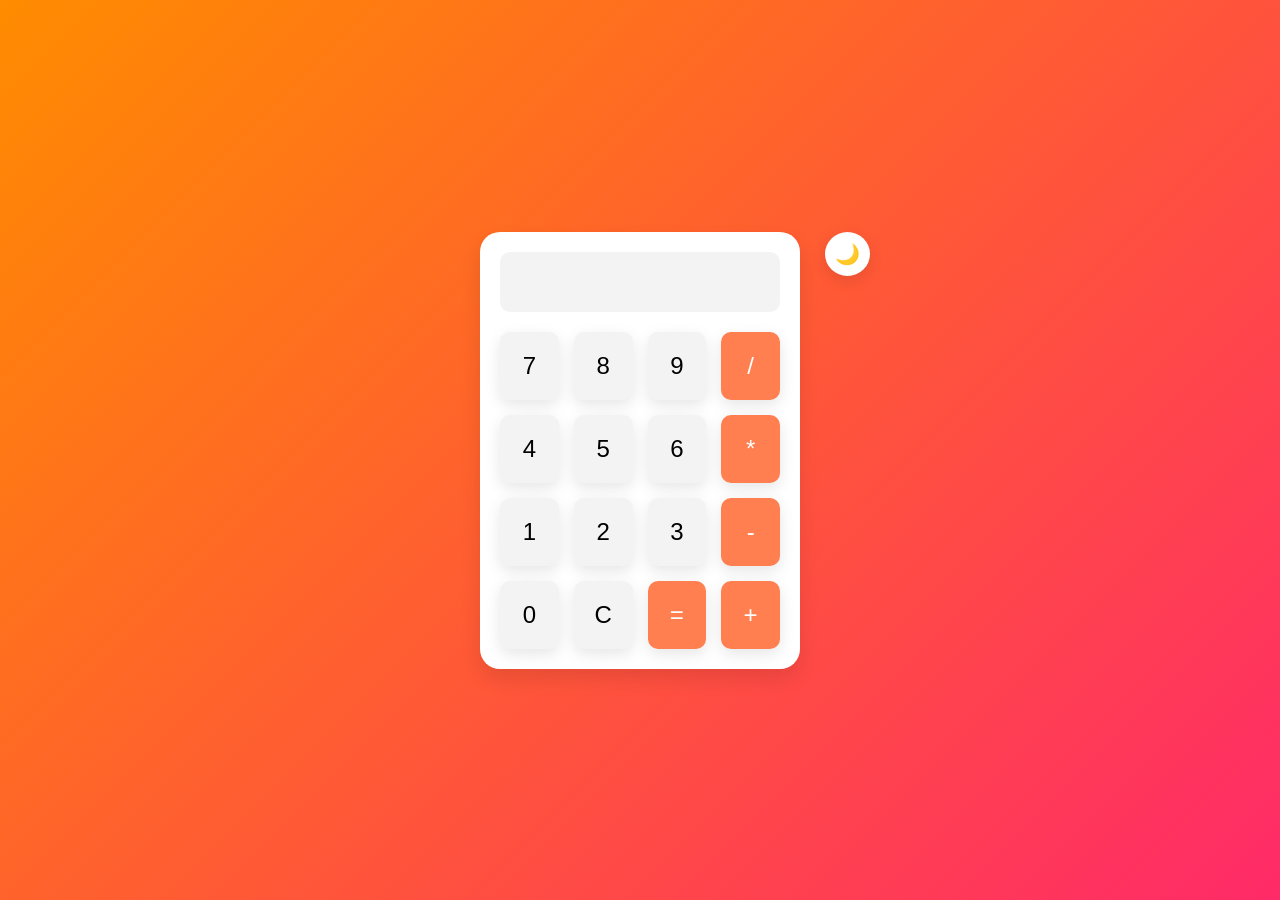
<file: Calculator/index.html>
<!DOCTYPE html>
<html lang="en">
<head>
    <meta charset="UTF-8">
    <meta name="viewport" content="width=device-width, initial-scale=1.0">
    <title>Creative Calculator</title>
    <link rel="stylesheet" href="styles.css">
</head>
<body>
    <div class="calculator-container">
        <div class="calculator">
            <input type="text" id="display" disabled>
            <div class="buttons">
                <button class="btn" id="btn-7">7</button>
                <button class="btn" id="btn-8">8</button>
                <button class="btn" id="btn-9">9</button>
                <button class="btn operator" id="btn-divide">/</button>
                <button class="btn" id="btn-4">4</button>
                <button class="btn" id="btn-5">5</button>
                <button class="btn" id="btn-6">6</button>
                <button class="btn operator" id="btn-multiply">*</button>
                <button class="btn" id="btn-1">1</button>
                <button class="btn" id="btn-2">2</button>
                <button class="btn" id="btn-3">3</button>
                <button class="btn operator" id="btn-subtract">-</button>
                <button class="btn" id="btn-0">0</button>
                <button class="btn" id="btn-clear">C</button>
                <button class="btn operator" id="btn-equals">=</button>
                <button class="btn operator" id="btn-add">+</button>
            </div>
        </div>
        <button class="theme-toggle" id="theme-toggle">🌙</button>
    </div>
    <script src="script.js"></script>
</body>
</html>
</file>
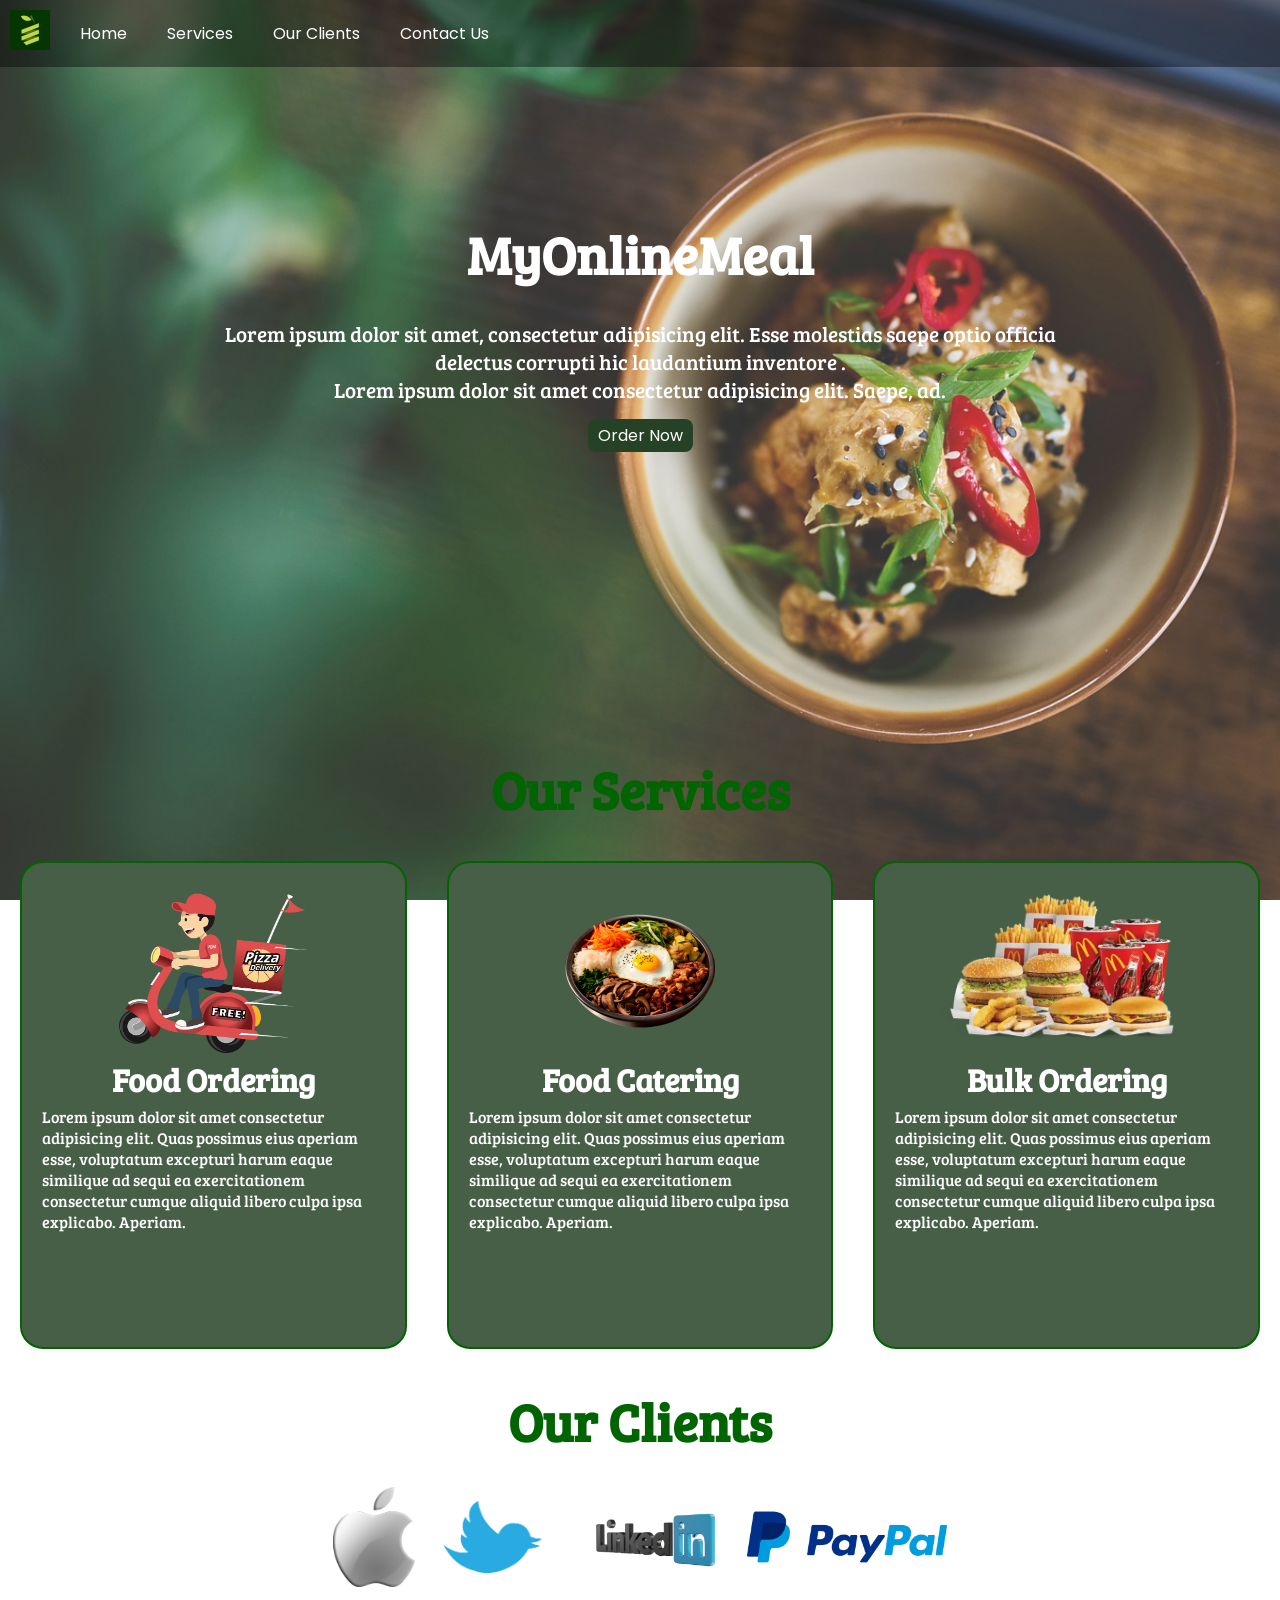
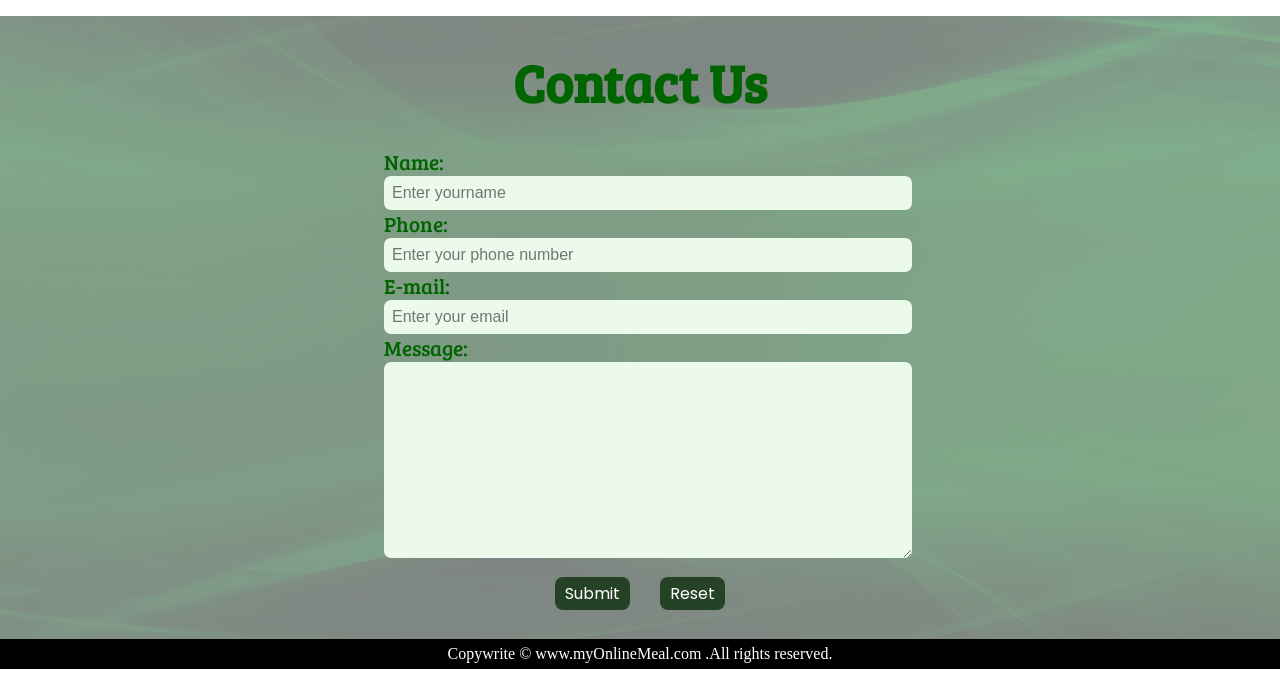
<file: Landing Page/online-meal-main/index.html>
<!DOCTYPE html>
<html lang="en">
<head>
    <meta charset="UTF-8">
    <meta name="viewport" content="width=device-width, initial-scale=1.0">
    <title> Best food delivery services | MyOnlineMeal.com</title>
    <link rel="stylesheet" href="style.css">
    <link rel="preconnect" href="https://fonts.googleapis.com">
<link rel="preconnect" href="https://fonts.gstatic.com" crossorigin>
<link href="https://fonts.googleapis.com/css2?family=Abril+Fatface&family=Agbalumo&family=Bree+Serif&family=Dancing+Script:wght@400;600&family=Hedvig+Letters+Serif:opsz@12..24&family=Nova+Square&family=Playpen+Sans:wght@100;400;700&family=Roboto:ital,wght@1,100&family=Satisfy&family=Vina+Sans&display=swap" rel="stylesheet">
<link rel="preconnect" href="https://fonts.googleapis.com">
<link rel="preconnect" href="https://fonts.gstatic.com" crossorigin>
<link href="https://fonts.googleapis.com/css2?family=Abril+Fatface&family=Agbalumo&family=Bree+Serif&family=Dancing+Script:wght@400;600&family=Hedvig+Letters+Serif:opsz@12..24&family=Nova+Square&family=Playpen+Sans:wght@100;400;700&family=Roboto+Condensed:wght@100;400&family=Roboto:ital,wght@1,100&family=Satisfy&family=Vina+Sans&display=swap" rel="stylesheet">
</head>
<link rel="preconnect" href="https://fonts.googleapis.com">
<link rel="preconnect" href="https://fonts.gstatic.com" crossorigin>
<link href="https://fonts.googleapis.com/css2?family=Abril+Fatface&family=Agbalumo&family=Bree+Serif&family=Dancing+Script:wght@400;600&family=Hedvig+Letters+Serif:opsz@12..24&family=Nova+Square&family=Playpen+Sans:wght@100;400;700&family=Poppins:wght@300&family=Roboto+Condensed:wght@100;400&family=Roboto:ital,wght@1,100&family=Satisfy&family=Vina+Sans&display=swap" rel="stylesheet">
<link rel="preconnect" href="https://fonts.googleapis.com">
<link rel="preconnect" href="https://fonts.gstatic.com" crossorigin>
<link href="https://fonts.googleapis.com/css2?family=Abril+Fatface&family=Agbalumo&family=Bree+Serif&family=Dancing+Script:wght@400;600&family=Hedvig+Letters+Serif:opsz@12..24&family=Nova+Square&family=Playpen+Sans:wght@100;400;700&family=Poppins&family=Roboto+Condensed:wght@100;400&family=Roboto:ital,wght@1,100&family=Satisfy&family=Vina+Sans&display=swap" rel="stylesheet">
<link rel="stylesheet" media="screen and (max-width:1170px)" href="phone.css">
<body>
    <nav id="navbar">
        <div id="logo">
            <img src="cook logo2.webp" alt="MyOnlineMeal.com">
        </div>
        <ul>
           <li class="item"><a href="#Home">Home</a></li>
           <li class="item"><a href="#services-container">Services</a></li>
           <li class="item"><a href="#client-section">Our Clients</a></li>
           <li class="item"><a href="#contact">Contact Us</a></li>
        </ul>
    </nav>
    <section id="Home">
        <h1 class="h-primary">MyOnlineMeal</h1>
        <p>Lorem ipsum dolor sit amet, consectetur adipisicing elit. Esse molestias saepe optio officia delectus corrupti hic laudantium inventore .</p>
        <p>Lorem ipsum dolor sit amet consectetur adipisicing elit. Saepe, ad.</p>
        <button class="btn">Order Now</button>
    </section>
    <section id="services-container">
        <h1 class="h-primary center">Our Services</h1>
        <div id="services">
            <div class="box">
                <img src="delivery2.png" alt="" id="img1">
                <h2 class="h-secondary center">Food Ordering</h2>
                <p>Lorem ipsum dolor sit amet consectetur adipisicing elit. Quas possimus eius aperiam esse, voluptatum excepturi harum eaque similique ad sequi ea exercitationem consectetur cumque aliquid libero culpa ipsa explicabo. Aperiam.</p>
            </div>
            <div class="box">
                <img src="catering2.png" alt="" id="img2">
                <h2 class="h-secondary center">Food Catering</h2>
                <p>Lorem ipsum dolor sit amet consectetur adipisicing elit. Quas possimus eius aperiam esse, voluptatum excepturi harum eaque similique ad sequi ea exercitationem consectetur cumque aliquid libero culpa ipsa explicabo. Aperiam.</p>
            </div>
            <div class="box">
                <img src="bulk3.png" alt=""  id="img3">
                <h2 class="h-secondary center">Bulk Ordering</h2>
                <p>Lorem ipsum dolor sit amet consectetur adipisicing elit. Quas possimus eius aperiam esse, voluptatum excepturi harum eaque similique ad sequi ea exercitationem consectetur cumque aliquid libero culpa ipsa explicabo. Aperiam.</p>
            </div>
        </div>
    </section>
    <section id="client-section">
        <h1 class="h-primary center"> Our Clients</h1>
        <div id="clients">
            <div class="client-item">
               <a href="https://www.apple.com/" target="_blank"> <img src="apple-logo2.png" alt="Our client"></a>
            </div>
            <div class="client-item">
                <a href="https://www.twitter.com/" target="_blank"><img src="twiiter.webp" alt="Our client"></a>
            </div>
            <div class="client-item">
               <a href="https://www.linkedin.com/" target="_blank"> <img src="linkedin.png" alt="Our client"></a>
            </div>
            <div class="client-item">
               <a href="https://www.paypal.com/" target="_blank"><img src="paypal.webp" alt="Our client"></a>
            </div>
        </div>
    </section>
    <section id="contact">
        <h1 class="h-primary center">Contact Us</h1>
        <div id="contact-box">
            <form action="">
                <div class="form-group"></div>
                <label for="name">Name: </label>
                <input type="text" name="name" id="name" placeholder="Enter yourname">
                <div class="form-group">
                <label for="phone">Phone: </label>
                <input type="phone" name="phone" id="phone" placeholder="Enter your phone number">
                <div class="form-group">
                <label for="email">E-mail: </label>
                <input type="email" name="email" id="email" placeholder="Enter your email">
                <div class="form-group">
                <label for="message">Message: </label>
               <textarea name="message" id="message" cols="30" rows="10"></textarea>
            <div class="submitbtn"> <button type="submit"id="submit-button" >Submit</button>
            <button type="reset" id="submit-button">Reset</div>
            </form>
        </div>
    
    </section>
    <footer>
        <div class="center">
            Copywrite &copy; www.myOnlineMeal.com .All rights reserved.
        </div>
    </footer>
</body>
</html>
</file>
<file: Calculator/styles.css>
/* styles.css */
* {
    box-sizing: border-box;
    margin: 0;
    padding: 0;
}

body {
    font-family: 'Arial', sans-serif;
    display: flex;
    justify-content: center;
    align-items: center;
    height: 100vh;
    background: linear-gradient(135deg, #ff8c00, #ff2a68);
    transition: background-color 0.5s ease;
}

.calculator-container {
    position: relative;
    width: 100%;
    max-width: 360px; /* Limiting max width for larger screens */
    padding: 20px;
}

.calculator {
    background-color: #fff;
    border-radius: 20px;
    box-shadow: 0 10px 20px rgba(0, 0, 0, 0.1);
    padding: 20px;
    width: 100%;
    transition: background-color 0.5s ease, box-shadow 0.5s ease;
}

#display {
    width: 100%;
    height: 60px;
    font-size: 32px;
    text-align: right;
    margin-bottom: 20px;
    padding: 10px;
    border: none;
    border-radius: 10px;
    background-color: #f3f3f3;
    color: #333;
}

.buttons {
    display: grid;
    grid-template-columns: repeat(4, 1fr);
    gap: 15px;
}

button {
    font-size: 24px;
    padding: 20px;
    background-color: #f3f3f3;
    border: none;
    border-radius: 10px;
    cursor: pointer;
    transition: transform 0.2s ease, background-color 0.3s ease, box-shadow 0.2s ease;
    box-shadow: 0 5px 15px rgba(0, 0, 0, 0.1);
}

button:hover {
    background-color: #ff8c00;
    transform: scale(1.1);
    box-shadow: 0 5px 25px rgba(0, 0, 0, 0.15);
}

button:active {
    transform: scale(0.95);
}

button.operator {
    background-color: #ff7f50;
    color: white;
}

button.operator:hover {
    background-color: #ff4500;
}

button:focus {
    outline: none;
}

.theme-toggle {
    position: absolute;
    top: 20px;
    right: -50px;
    padding: 10px;
    background-color: #fff;
    border: none;
    border-radius: 50%;
    font-size: 20px;
    cursor: pointer;
    transition: transform 0.3s ease;
}

.theme-toggle:hover {
    transform: scale(1.2);
}

/* Dark mode styles */
body.dark-mode {
    background: #333;
}

body.dark-mode .calculator {
    background-color: #444;
}

body.dark-mode #display {
    background-color: #555;
    color: #fff;
}

body.dark-mode button {
    background-color: #666;
    color: white;
}

body.dark-mode button.operator {
    background-color: #ff8c00;
}

body.dark-mode button.operator:hover {
    background-color: #ff7f00;
}

body.dark-mode button:hover {
    background-color: #ff7f50;
}

/* Media Queries for Responsiveness */
@media (max-width: 768px) {
    body {
        background: linear-gradient(135deg, #ff2a68, #ff8c00); /* Slight change for mobile */
    }
    
    .calculator-container {
        padding: 15px;
        max-width: 280px; /* Slightly smaller max-width on tablets */
    }

    .buttons {
        grid-template-columns: repeat(4, 1fr);
        gap: 10px;
    }

    button {
        font-size: 20px; /* Slightly smaller buttons on tablets */
        padding: 18px;
    }
}

@media (max-width: 480px) {
    body {
        background: linear-gradient(135deg, #ff8c00, #ff2a68);
    }

    .calculator-container {
        padding: 10px;
        max-width: 260px; /* Even smaller width on phones */
    }

    .calculator {
        padding: 15px;
    }

    #display {
        font-size: 28px; /* Smaller display text on mobile */
    }

    .buttons {
        grid-template-columns: repeat(4, 1fr);
        gap: 8px;
    }

    button {
        font-size: 18px; /* Smaller font size for mobile */
        padding: 15px; /* Adjusting padding to fit buttons */
    }

    .theme-toggle {
        font-size: 18px;
        top: 10px;
        right: -40px;
    }
}
</file>
<file: Landing Page/online-meal-main/style.css>
html{
    scroll-behavior: smooth;
}
body{
    color: white;
}

.btn:hover{
    background-color:darkgreen ;
}
#logo img{
    height: 40px;
    width: 40px;
}
#logo{
    /* border: 3px solid black; */
    margin:10px;
}
*{
    margin: 0px;
    padding: 0px;
}
#navbar::before{
    content: "";
    position: absolute;
    background-color: black;
    height: 100%;
    width: 100%;
    z-index: -1;
    opacity: 0.4;
}
#navbar{
    display: flex;
    /* background-color: bisque; */
    /* border: 3px solid black; */
    align-items: center;
    position: sticky;
    font-family: Poppins;
    /* position: fixed; */
    top: 0px;
    left: 0px;

}
#navbar ul{
    display: flex;
}
#navbar ul li {
    list-style: none;
    display: flex;
}
#navbar ul li a{
    display: block;
    text-decoration: none;
    padding: 3px 20px;
    color: white;
    border-radius: 7px;
}
#navbar ul li a:hover{
    background-color:rgb(66, 116, 66) ;
}
#Home{
    /* justify-content: center; */
    /* align-items: center; */
    /* text-align: center; */
    color: white;
    display: flex;
    height: 515px;
    flex-direction: column;
    padding: 3px 200px;
    justify-content: center;
    align-items: center;
    top: 0px;
}
#Home::before{
    content: "";
    position: absolute;
    background: url("green2bg.jpg") no-repeat center center/cover;
    height: 100%;
    width: 100%;
    z-index: -1;
    opacity: 0.80;
    top: 0px;
    left: 0px;
}

#Home h1{
    text-align: center;
    color: white;
    font-family: Bree Serif;
}
#Home p{
    text-align: center;
    color: white;
    font-size: 1.3rem;
    /* font-family: Roboto Condensed ; */
    font-family: Bree Serif;
    
}
/* services */
#services-container h1{
    margin-top: 15vh;
    color: darkgreen;

}
#services{
    /* border: 2px solid red; */
    display: flex;
    height: 500px;
}
#services .box{
    border: 2px solid darkgreen;
    /* color: darkgreen; */
    padding: 20px;
    margin: 6px 20px;
    border-radius: 23px;
    /* background-color:rgb(38, 66, 38) ; */
    background-color: rgb(71, 95, 71);
}
#services .box:hover{
    background-color: rgb(54 78 54);
}
#services .box img{
    height: 160px;
    display: block;
    margin: auto;
    border-radius: 28px;
    margin-top: 10px;
    

}
#services .box p{
    font-family: Bree Serif;
}
#services-container::before{
    content: "";
    position: absolute;
    /* background: url("greenbg3.webp") no-repeat center center/cover; */
    height: 100%;
    width: 100%;
    opacity: 0.8;
    z-index: -1;
}
/* clients section */
#client-section{
    position: relative;
    color: darkgreen;
}
#client-section::before{
    content:"" ;
    position: absolute;
    /* background: url("greenbg3.webp") no-repeat center center/cover; */
    height: 45%;
    width: 100%;
    opacity: 0.8;
    z-index: -1;
}
#clients{
    display: flex;
    justify-content: center;
    align-items: center;
}
#clients img{
    height: 100px;
    padding-bottom: 25px;
}

/* contact section */
#contact{
    position: relative;
    color: darkgreen;
    
}
#contact::before{
    content: "";
    position: absolute;
    height: 100%;
    width: 100%;
    opacity: 0.5;
    z-index: -1;
    background: url('greenbg3.webp') no-repeat center center/cover;
}
#contact-box{
    display: flex;
    justify-content: center;
    align-items: center;
    padding-bottom: 14px ;
    
    
}
#contact-box input,
#contact-box textarea{
    width: 100%;
    padding: 0.5rem;
    font-size: 1rem;
    border-radius: 7px;
    background-color: rgb(236, 250, 236);
    border: 0px;
}
#contact-box input:hover,
#contact-box textarea:hover{
    background-color: white;
}

#contact-box form{
    width: 40%;
    
    
}
#contact-box label{
    font-size: 1.3rem;
    font-family: Bree Serif;
    
}
footer{
    background: black;
    color: white;
    padding: 6px 20px;
}
/* utility */
.h-primary{
    font-size: 3.3rem;
    padding: 30px;
    font-family: Bree Serif;
}
.h-secondary{
    font-size: 2rem;
    padding: 5px 25px;
    font-family: Bree Serif;
}

.btn{
    padding: 4px 10px;
    border-radius: 8px;
    border: 0px;
    margin: 15px;
    font-size: 1rem;
    font-family: Poppins;
    cursor: pointer;
    background-color: rgb(38 66 38) ;
    color: white;
    /* color: white; */
}
.btn:hover{
    background-color: darkgreen;
    color: white;
}
.center{
    text-align: center;
}
#submit-button{
    text-align: center;
   
    padding: 4px 10px;
    border-radius: 8px;
    border: 0px;
    margin: 15px;
    font-size: 1rem;
    font-family: Poppins;
    cursor: pointer;
    background-color: rgb(38 66 38) ;
    color: white;
}
.submitbtn{
  display: flex;
  justify-content: center;
  align-items: center;
  /* height: 100px; */
  /* border: 3px solid green; */
}
.client-item img:hover{
    /* background-color: aqua; */
    /* border-radius: 30px; */
    opacity: 0.7;
    z-index: -1;
}
</file>
<file: Landing Page/online-meal-main/phone.css>
/* navigation */
#navbar{
    flex-direction: column;
}
#navbar ul li a{
    font-size: 1rem;
    padding: 0 10px;
}
/* home */
#Home{
    height: 540px;
    padding: 0px 5px;
}
#Home::before{
    height: 680px;
}
#Home p{
    font-size: 13px;
}
.btn{
    font-size: 1rem;
}
/* services */
#services{
    flex-direction: column;
    height: 100%;
}
.services-container h1{
    margin-top: 30px;
}
#services .box{
    padding: 15px;
    margin: 5px 15px;
}
#services .box img{
    height: 100px;
}
/* client */
/* #client-section{
    height: 215 px;
    margin-top: 180px;
} */
#clients{
    flex-wrap: wrap;
    padding:5px ;
}
#clients img{
    height: 60px;

}
/* contact */
#contact-box form{
    width: 70%;
}
/* footer */
/* utility */
.h-primary{
    font-size:2.3rem ;
}
</file>
